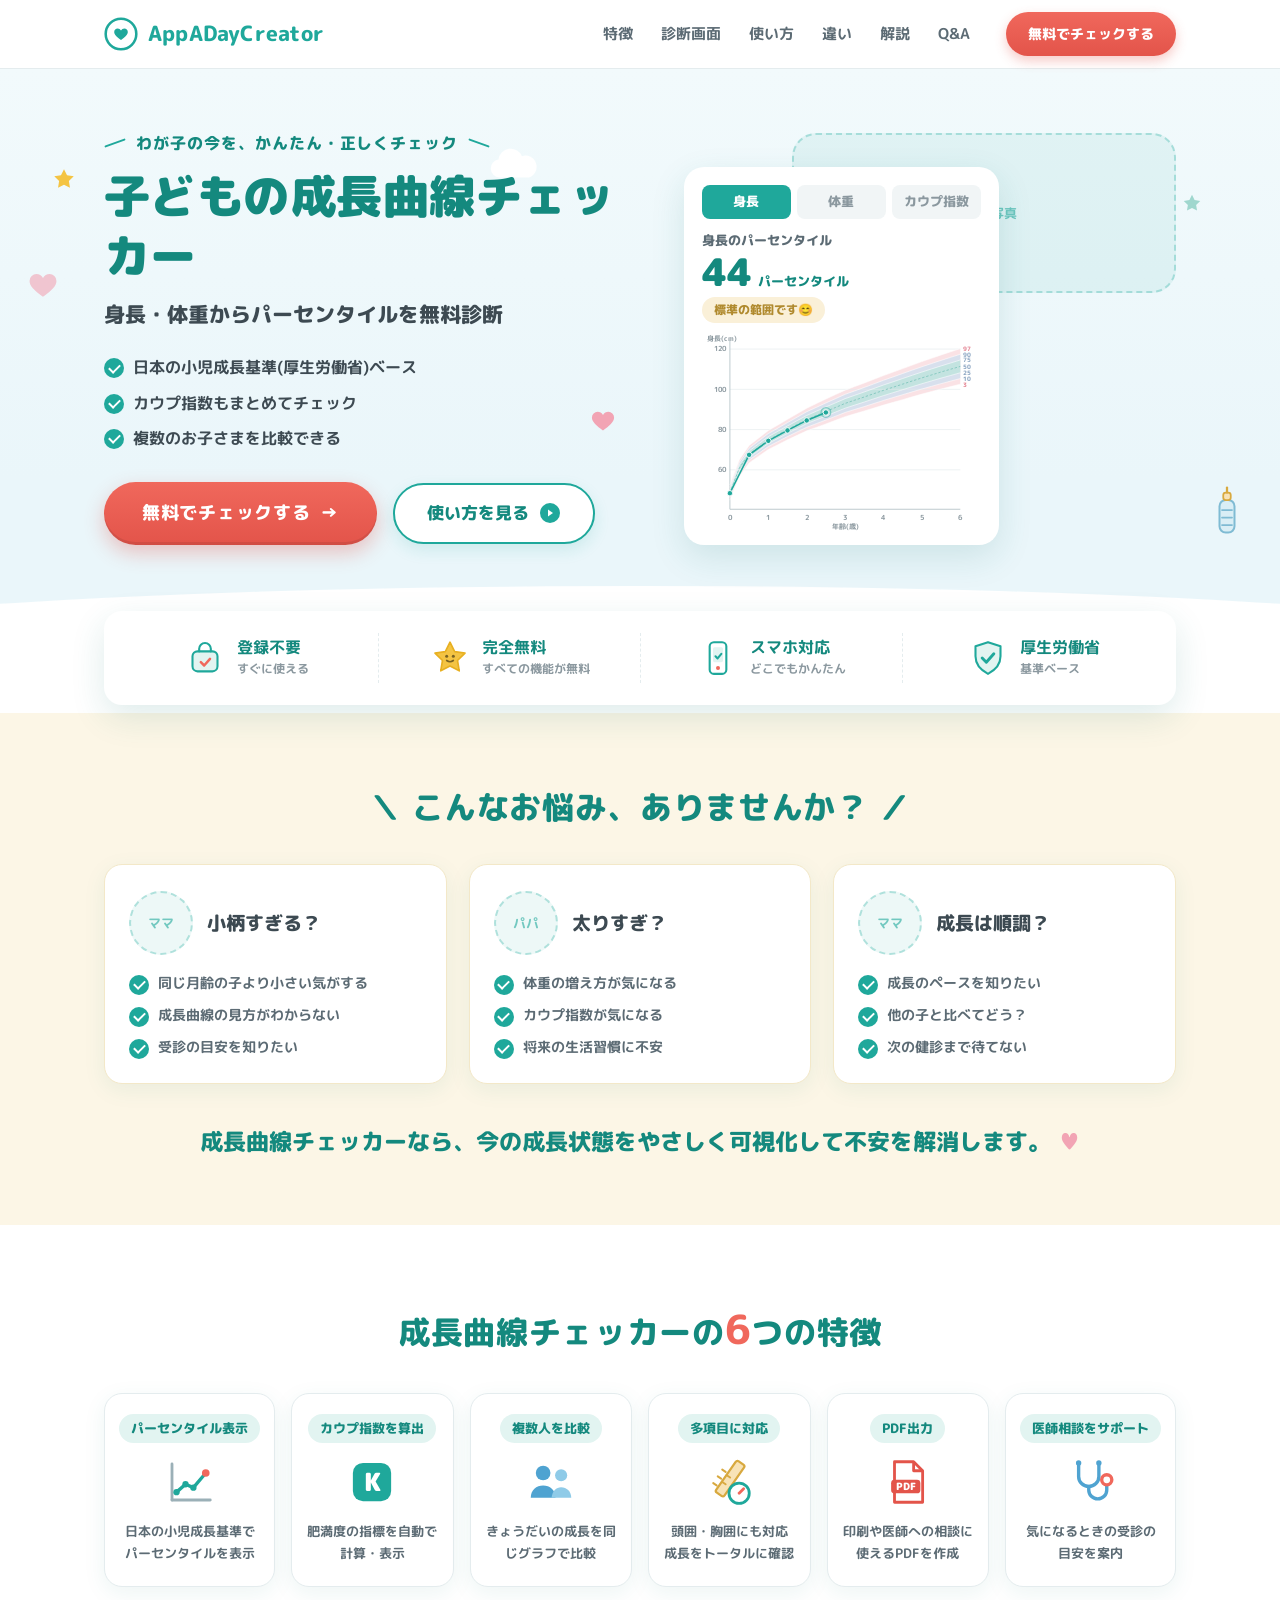
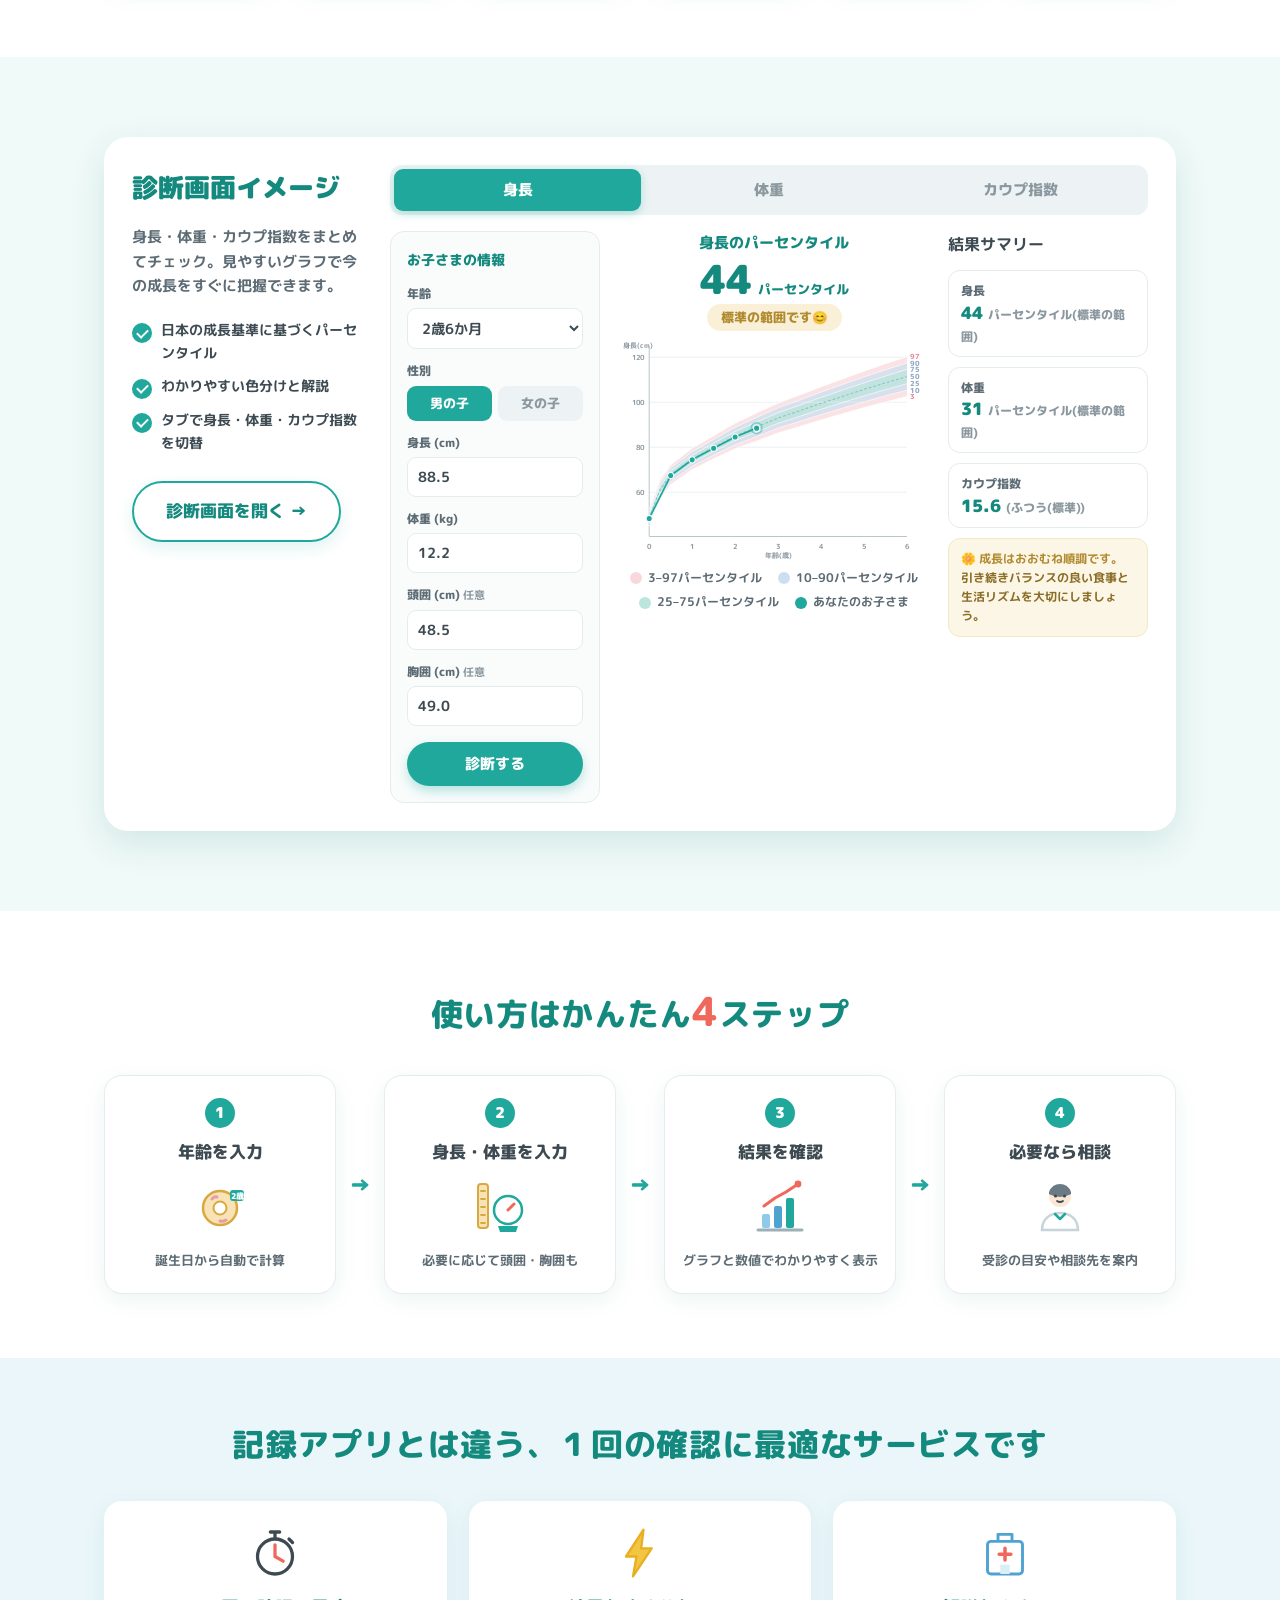
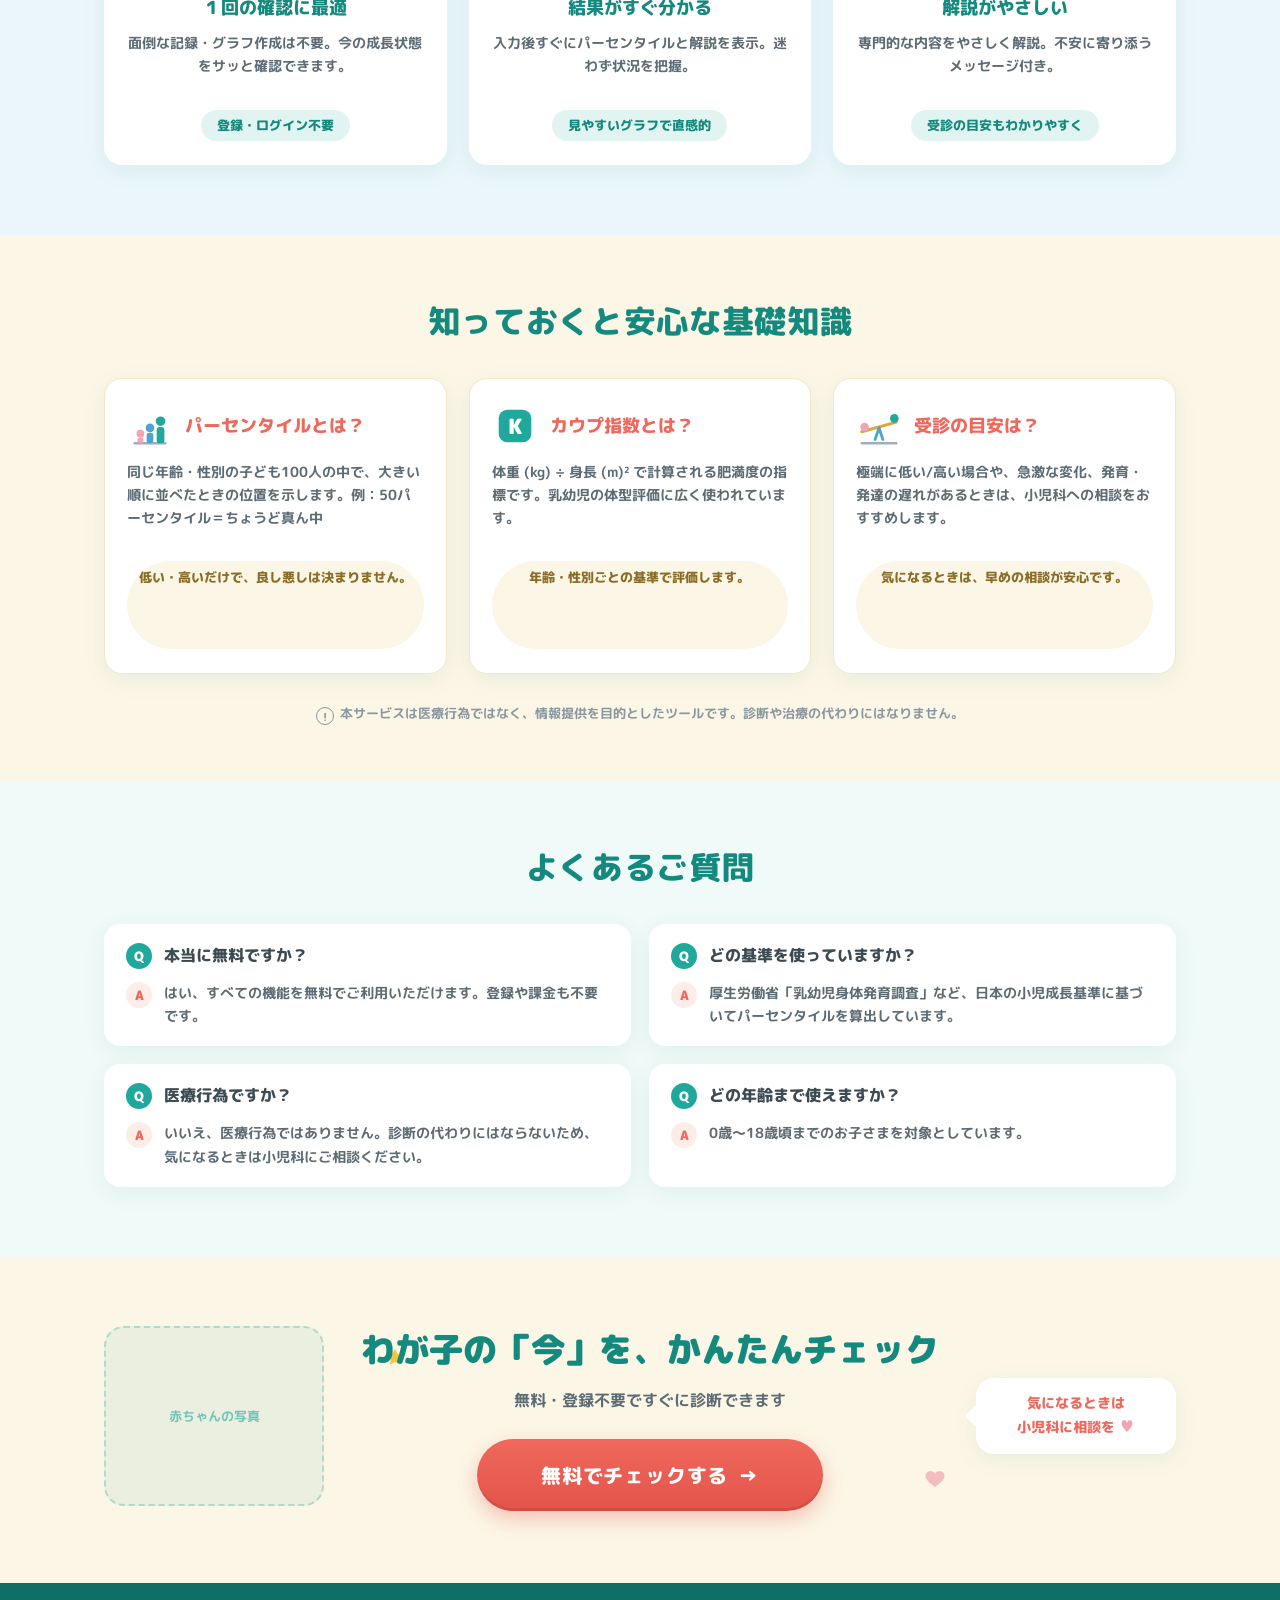
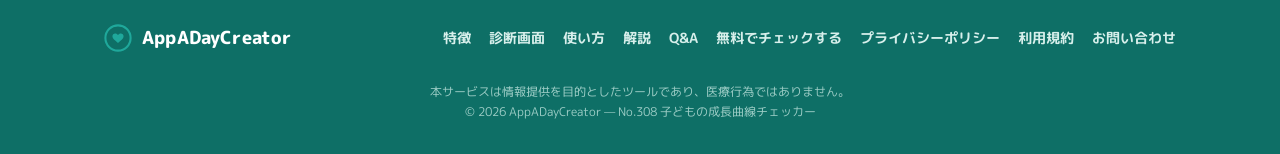
<file: lp/index.html>
<!DOCTYPE html>
<html lang="ja">
<head>
<!-- Google Tag Manager -->
<script>(function(w,d,s,l,i){w[l]=w[l]||[];w[l].push({"gtm.start":
new Date().getTime(),event:"gtm.js"});var f=d.getElementsByTagName(s)[0],
j=d.createElement(s),dl=l!="dataLayer"?"&l="+l:"";j.async=true;j.src=
"https://www.googletagmanager.com/gtm.js?id="+i+dl;f.parentNode.insertBefore(j,f);
})(window,document,"script","dataLayer","GTM-TXQGZRF9");</script>
<!-- End Google Tag Manager -->
<meta charset="UTF-8">
<meta name="viewport" content="width=device-width, initial-scale=1.0">
<meta name="theme-color" content="#1FA89B">
<title>子どもの成長曲線チェッカー｜身長・体重からパーセンタイルを無料診断</title>
<meta name="description" content="お子さまの身長・体重を入力するだけで、日本の小児成長基準に基づくパーセンタイルとカウプ指数を無料でチェック。複数の子を比較・PDF出力も。登録不要・スマホ対応。">
<link rel="canonical" href="https://appadaycreator.com/child-growth-checker/lp/">
<meta property="og:title" content="子どもの成長曲線チェッカー｜身長・体重からパーセンタイルを無料診断">
<meta property="og:description" content="お子さまの身長・体重を入力するだけで、日本の小児成長基準に基づくパーセンタイルとカウプ指数を無料でチェック。登録不要・スマホ対応。">
<meta property="og:url" content="https://appadaycreator.com/child-growth-checker/lp/">
<meta property="og:type" content="website">
<meta property="og:locale" content="ja_JP">
<meta property="og:image" content="https://appadaycreator.com/assets/ogp-default.png">
<meta property="og:site_name" content="AppADayCreator">
<meta name="twitter:card" content="summary_large_image">
<meta name="twitter:title" content="子どもの成長曲線チェッカー｜無料診断">
<meta name="twitter:description" content="身長・体重からパーセンタイルを無料診断。日本の小児成長基準ベース。登録不要。">
<meta name="twitter:image" content="https://appadaycreator.com/assets/ogp-default.png">
<link rel="icon" href="data:image/svg+xml,<svg xmlns=%22http://www.w3.org/2000/svg%22 viewBox=%220 0 100 100%22><text y=%22.9em%22 font-size=%2290%22>📏</text></svg>">
<link rel="preconnect" href="https://fonts.googleapis.com">
<link rel="preconnect" href="https://fonts.gstatic.com" crossorigin>
<link href="https://fonts.googleapis.com/css2?family=M+PLUS+Rounded+1c:wght@400;500;700;800;900&family=Zen+Maru+Gothic:wght@400;500;700;900&family=Noto+Sans+JP:wght@400;500;700;900&display=swap" rel="stylesheet">
<link rel="dns-prefetch" href="https://www.clarity.ms">
<script type="text/javascript">(function(c,l,a,r,i,t,y){c[a]=c[a]||function(){(c[a].q=c[a].q||[]).push(arguments)};t=l.createElement(r);t.async=1;t.src="https://www.clarity.ms/tag/"+i;y=l.getElementsByTagName(r)[0];y.parentNode.insertBefore(t,y)})(window,document,"clarity","script","s3t9vl8h3v");</script>
<script async src="https://pagead2.googlesyndication.com/pagead/js/adsbygoogle.js?client=ca-pub-8427583028015858" crossorigin="anonymous"></script>
<link rel="stylesheet" href="../assets/base.css">
<link rel="stylesheet" href="../assets/lp.css">
</head>
<body>
<!-- Google Tag Manager (noscript) -->
<noscript><iframe src="https://www.googletagmanager.com/ns.html?id=GTM-TXQGZRF9" height="0" width="0" style="display:none;visibility:hidden"></iframe></noscript>
<!-- End Google Tag Manager (noscript) -->

<!-- ====== SVG sprite ====== -->
<svg width="0" height="0" style="position:absolute" aria-hidden="true">
  <defs>
    <symbol id="ic-logo" viewBox="0 0 40 40">
      <circle cx="20" cy="20" r="18" fill="none" stroke="#1FA89B" stroke-width="3"></circle>
      <path d="M20 27c-4.5-3.4-8-6.2-8-9.4 0-2.3 1.8-4.1 4.1-4.1 1.6 0 3 .9 3.9 2.3.9-1.4 2.3-2.3 3.9-2.3 2.3 0 4.1 1.8 4.1 4.1 0 3.2-3.5 6-8 9.4z" fill="#1FA89B"></path>
    </symbol>
    <symbol id="ic-bag" viewBox="0 0 48 48">
      <rect x="9" y="16" width="30" height="24" rx="6" fill="#E2F4F1"></rect>
      <rect x="9" y="16" width="30" height="24" rx="6" fill="none" stroke="#1FA89B" stroke-width="2.5"></rect>
      <path d="M17 16v-3a7 7 0 0 1 14 0v3" fill="none" stroke="#1FA89B" stroke-width="2.5" stroke-linecap="round"></path>
      <path d="M19 29l4 4 7-8" fill="none" stroke="#F0685C" stroke-width="3" stroke-linecap="round" stroke-linejoin="round"></path>
    </symbol>
    <symbol id="ic-star" viewBox="0 0 48 48">
      <path d="M24 5l5.6 11.4L42 18.2l-9 8.8 2.1 12.4L24 33.6l-11.1 5.8L15 27 6 18.2l12.4-1.8z" fill="#F4C443" stroke="#E8B021" stroke-width="2" stroke-linejoin="round"></path>
      <circle cx="20" cy="22" r="1.8" fill="#7A6322"></circle><circle cx="28" cy="22" r="1.8" fill="#7A6322"></circle>
      <path d="M20 27q4 3 8 0" fill="none" stroke="#7A6322" stroke-width="2" stroke-linecap="round"></path>
    </symbol>
    <symbol id="ic-phone" viewBox="0 0 48 48">
      <rect x="14" y="5" width="20" height="38" rx="5" fill="#fff" stroke="#1FA89B" stroke-width="2.5"></rect>
      <rect x="18" y="11" width="12" height="18" rx="2" fill="#E2F4F1"></rect>
      <path d="M21 22l2.5 2.5L28 19" fill="none" stroke="#1FA89B" stroke-width="2.5" stroke-linecap="round" stroke-linejoin="round"></path>
      <circle cx="24" cy="36" r="2.4" fill="#F0685C"></circle>
    </symbol>
    <symbol id="ic-shield" viewBox="0 0 48 48">
      <path d="M24 5l15 5v12c0 10-6.4 16.6-15 21-8.6-4.4-15-11-15-21V10z" fill="#E2F4F1" stroke="#1FA89B" stroke-width="2.5" stroke-linejoin="round"></path>
      <path d="M17 24l5 5 9-10" fill="none" stroke="#1FA89B" stroke-width="3.5" stroke-linecap="round" stroke-linejoin="round"></path>
    </symbol>
    <symbol id="ic-chart" viewBox="0 0 48 48">
      <path d="M8 40h34" stroke="#9BB0B7" stroke-width="2.5" stroke-linecap="round"></path>
      <path d="M8 40V8" stroke="#9BB0B7" stroke-width="2.5" stroke-linecap="round"></path>
      <path d="M12 33l8-7 7 3 11-13" fill="none" stroke="#1FA89B" stroke-width="3" stroke-linecap="round" stroke-linejoin="round"></path>
      <circle cx="12" cy="33" r="2.8" fill="#1FA89B"></circle><circle cx="20" cy="26" r="2.8" fill="#1FA89B"></circle>
      <circle cx="27" cy="29" r="2.8" fill="#1FA89B"></circle><circle cx="38" cy="16" r="3.4" fill="#F0685C"></circle>
    </symbol>
    <symbol id="ic-kaup" viewBox="0 0 48 48">
      <rect x="7" y="7" width="34" height="34" rx="9" fill="#1FA89B"></rect>
      <text x="24" y="32" text-anchor="middle" font-size="22" font-weight="900" fill="#fff" font-family="'M PLUS Rounded 1c',sans-serif">K</text>
    </symbol>
    <symbol id="ic-people" viewBox="0 0 48 48">
      <circle cx="17" cy="16" r="6.5" fill="#4FA3D1"></circle>
      <path d="M6 38c0-7 5-11 11-11s11 4 11 11z" fill="#4FA3D1"></path>
      <circle cx="33" cy="18" r="5.4" fill="#8FCBE8"></circle>
      <path d="M24.5 38c.6-6 4.2-9.4 8.5-9.4 4.8 0 9 3.6 9 9.4z" fill="#8FCBE8"></path>
    </symbol>
    <symbol id="ic-ruler" viewBox="0 0 48 48">
      <rect x="20.5" y="4" width="9" height="34" rx="2" transform="rotate(35 25 21)" fill="#F8E3B6" stroke="#D8A93F" stroke-width="2"></rect>
      <path d="M18 13l3 2M22 18l3 2M14 19l3 2M18 24l3 2M10 25l3 2" stroke="#D8A93F" stroke-width="1.8" stroke-linecap="round"></path>
      <circle cx="33" cy="34" r="9" fill="#fff" stroke="#1FA89B" stroke-width="2.5"></circle>
      <path d="M33 34l4-4" stroke="#F0685C" stroke-width="2.5" stroke-linecap="round"></path>
    </symbol>
    <symbol id="ic-pdf" viewBox="0 0 48 48">
      <path d="M12 6h17l8 8v28H12z" fill="#fff" stroke="#E3544A" stroke-width="2.5" stroke-linejoin="round"></path>
      <path d="M29 6v8h8" fill="none" stroke="#E3544A" stroke-width="2.5" stroke-linejoin="round"></path>
      <rect x="9" y="22" width="26" height="12" rx="3" fill="#E3544A"></rect>
      <text x="22" y="31.5" text-anchor="middle" font-size="9" font-weight="900" fill="#fff" font-family="'M PLUS Rounded 1c',sans-serif">PDF</text>
    </symbol>
    <symbol id="ic-steth" viewBox="0 0 48 48">
      <path d="M13 7v12a9 9 0 0 0 18 0V7" fill="none" stroke="#4FA3D1" stroke-width="3" stroke-linecap="round"></path>
      <path d="M22 28v3a8 8 0 0 0 16 0v-5" fill="none" stroke="#4FA3D1" stroke-width="3" stroke-linecap="round"></path>
      <circle cx="38" cy="22" r="4.5" fill="#fff" stroke="#F0685C" stroke-width="3"></circle>
      <circle cx="13" cy="7" r="2.4" fill="#4FA3D1"></circle><circle cx="31" cy="7" r="2.4" fill="#4FA3D1"></circle>
    </symbol>
    <symbol id="ic-cake" viewBox="0 0 64 64">
      <circle cx="32" cy="32" r="17" fill="#F8E3B6" stroke="#D8A93F" stroke-width="2.5"></circle>
      <circle cx="32" cy="32" r="6.5" fill="#fff" stroke="#D8A93F" stroke-width="2"></circle>
      <path d="M24 23q2-3 5-2M38 44q-3 2-6 1" stroke="#E89BAB" stroke-width="3" stroke-linecap="round" fill="none"></path>
      <rect x="42" y="14" width="14" height="11" rx="3" fill="#1FA89B"></rect>
      <text x="49" y="22.5" text-anchor="middle" font-size="8" font-weight="900" fill="#fff" font-family="'M PLUS Rounded 1c',sans-serif">2歳</text>
    </symbol>
    <symbol id="ic-measure" viewBox="0 0 64 64">
      <rect x="10" y="8" width="10" height="44" rx="3" fill="#F8E3B6" stroke="#D8A93F" stroke-width="2"></rect>
      <path d="M13 15h4M13 23h4M13 31h4M13 39h4M13 47h4" stroke="#D8A93F" stroke-width="1.8" stroke-linecap="round"></path>
      <circle cx="40" cy="34" r="14" fill="#fff" stroke="#1FA89B" stroke-width="2.5"></circle>
      <path d="M40 34l6-6" stroke="#F0685C" stroke-width="3" stroke-linecap="round"></path>
      <path d="M30 50h20l-2 6H32z" fill="#1FA89B"></path>
    </symbol>
    <symbol id="ic-bars" viewBox="0 0 64 64">
      <path d="M10 54h44" stroke="#9BB0B7" stroke-width="3" stroke-linecap="round"></path>
      <rect x="14" y="38" width="8" height="14" rx="2" fill="#8FCBE8"></rect>
      <rect x="26" y="30" width="8" height="22" rx="2" fill="#4FA3D1"></rect>
      <rect x="38" y="22" width="8" height="30" rx="2" fill="#1FA89B"></rect>
      <path d="M16 30l11-8 11 -6 12-8" fill="none" stroke="#F0685C" stroke-width="3" stroke-linecap="round" stroke-linejoin="round"></path>
      <circle cx="50" cy="8" r="3.4" fill="#F0685C"></circle>
    </symbol>
    <symbol id="ic-doctor" viewBox="0 0 64 64">
      <circle cx="32" cy="20" r="11" fill="#FBE6D4"></circle>
      <path d="M21 18q11 6 22 0v-2q-3-8-11-8t-11 8z" fill="#6B7B85"></path>
      <path d="M14 54c0-11 8-17 18-17s18 6 18 17z" fill="#fff" stroke="#C7D4D9" stroke-width="2.5"></path>
      <path d="M27 38l5 5 5-5" fill="none" stroke="#1FA89B" stroke-width="2.5" stroke-linecap="round" stroke-linejoin="round"></path>
      <circle cx="27.5" cy="20" r="1.6" fill="#3D4A52"></circle><circle cx="36.5" cy="20" r="1.6" fill="#3D4A52"></circle>
      <path d="M29 25q3 2 6 0" stroke="#3D4A52" stroke-width="1.8" stroke-linecap="round" fill="none"></path>
    </symbol>
    <symbol id="ic-stopwatch" viewBox="0 0 48 48">
      <circle cx="24" cy="27" r="15" fill="#fff" stroke="#3D4A52" stroke-width="2.8"></circle>
      <path d="M24 27V17M24 27l7 4" stroke="#F0685C" stroke-width="2.8" stroke-linecap="round"></path>
      <path d="M20 6h8M24 6v5" stroke="#3D4A52" stroke-width="2.8" stroke-linecap="round"></path>
      <path d="M36 12l3 3" stroke="#3D4A52" stroke-width="2.8" stroke-linecap="round"></path>
    </symbol>
    <symbol id="ic-bolt" viewBox="0 0 48 48">
      <path d="M27 4L12 27h9l-3 17 16-24h-9z" fill="#F4C443" stroke="#E8B021" stroke-width="2" stroke-linejoin="round"></path>
    </symbol>
    <symbol id="ic-hospital" viewBox="0 0 48 48">
      <rect x="9" y="14" width="30" height="28" rx="3" fill="#fff" stroke="#4FA3D1" stroke-width="2.5"></rect>
      <path d="M18 14V8h12v6" fill="none" stroke="#4FA3D1" stroke-width="2.5" stroke-linejoin="round"></path>
      <path d="M24 20v10M19 25h10" stroke="#F0685C" stroke-width="3" stroke-linecap="round"></path>
      <rect x="20" y="34" width="8" height="8" fill="#D9EEF5"></rect>
    </symbol>
    <symbol id="ic-kids" viewBox="0 0 48 48">
      <path d="M8 42h32" stroke="#9BB0B7" stroke-width="2.5" stroke-linecap="round"></path>
      <circle cx="14" cy="32" r="4" fill="#F2A4B4"></circle><rect x="11" y="36" width="6" height="6" rx="2" fill="#F2A4B4"></rect>
      <circle cx="24" cy="26" r="4.5" fill="#4FA3D1"></circle><rect x="20.5" y="31" width="7" height="11" rx="2.5" fill="#4FA3D1"></rect>
      <circle cx="35" cy="19" r="5" fill="#1FA89B"></circle><rect x="31" y="25" width="8" height="17" rx="3" fill="#1FA89B"></rect>
    </symbol>
    <symbol id="ic-seesaw" viewBox="0 0 48 48">
      <path d="M6 30l36-10" stroke="#D8A93F" stroke-width="3" stroke-linecap="round"></path>
      <path d="M20 38l4-12 4 12" fill="none" stroke="#4FA3D1" stroke-width="3" stroke-linecap="round" stroke-linejoin="round"></path>
      <circle cx="9" cy="25" r="4.5" fill="#F2A4B4"></circle>
      <circle cx="40" cy="16" r="4.5" fill="#1FA89B"></circle>
      <path d="M6 42h36" stroke="#9BB0B7" stroke-width="2.5" stroke-linecap="round"></path>
    </symbol>
    <symbol id="ic-line" viewBox="0 0 36 36">
      <rect width="36" height="36" rx="9" fill="#06C755"></rect>
      <ellipse cx="18" cy="17" rx="11" ry="9.5" fill="#fff"></ellipse>
      <path d="M12 25l-1 5 6-3z" fill="#fff"></path>
      <path d="M11.5 14v6M15 14v6l3.5-6v6M22 14v6M25 14v6h3" stroke="#06C755" stroke-width="1.8" stroke-linecap="round" stroke-linejoin="round" fill="none"></path>
    </symbol>
    <symbol id="ic-x" viewBox="0 0 36 36">
      <rect width="36" height="36" rx="9" fill="#1B1F23"></rect>
      <path d="M10 10l16 16M26 10L10 26" stroke="#fff" stroke-width="3" stroke-linecap="round"></path>
    </symbol>
    <symbol id="ic-insta" viewBox="0 0 36 36">
      <rect width="36" height="36" rx="9" fill="#E1556E"></rect>
      <rect x="8" y="8" width="20" height="20" rx="6" fill="none" stroke="#fff" stroke-width="2.4"></rect>
      <circle cx="18" cy="18" r="5" fill="none" stroke="#fff" stroke-width="2.4"></circle>
      <circle cx="25" cy="11" r="1.8" fill="#fff"></circle>
    </symbol>
    <symbol id="deco-star" viewBox="0 0 24 24"><path d="M12 2l2.8 5.7L21 8.6l-4.5 4.4 1 6.2L12 16.3 6.5 19.2l1-6.2L3 8.6l6.2-.9z" fill="currentColor"></path></symbol>
    <symbol id="deco-cloud" viewBox="0 0 48 28"><path d="M12 26a8 8 0 0 1-1-15.9A11 11 0 0 1 32 7a9 9 0 0 1 6 19z" fill="currentColor"></path></symbol>
    <symbol id="deco-heart" viewBox="0 0 24 24"><path d="M12 21c-5.4-4-9.5-7.4-9.5-11.2A4.9 4.9 0 0 1 7.4 5C9.3 5 11 6 12 7.7 13 6 14.7 5 16.6 5a4.9 4.9 0 0 1 4.9 4.8C21.5 13.6 17.4 17 12 21z" fill="currentColor"></path></symbol>
    <symbol id="deco-bottle" viewBox="0 0 24 40">
      <rect x="6" y="12" width="12" height="26" rx="5" fill="#D9EEF5" stroke="#7FBBD3" stroke-width="1.6"></rect>
      <rect x="9" y="6" width="6" height="6" rx="2" fill="#F8E3B6" stroke="#D8A93F" stroke-width="1.4"></rect>
      <path d="M12 2v4" stroke="#D8A93F" stroke-width="1.8" stroke-linecap="round"></path>
      <path d="M8 20h8M8 26h8M8 32h8" stroke="#7FBBD3" stroke-width="1.4" stroke-linecap="round"></path>
    </symbol>
  </defs>
</svg>

<!-- ====== Header ====== -->
<header class="site-header">
  <div class="inner">
    <a class="brand" href="#top" aria-label="AppADayCreator">
      <svg class="logo-mark" aria-hidden="true"><use href="#ic-logo"></use></svg>
      AppADayCreator
    </a>
    <nav class="main-nav" aria-label="主要ナビゲーション">
      <a href="#features">特徴</a>
      <a href="#screen">診断画面</a>
      <a href="#howto">使い方</a>
      <a href="#difference">違い</a>
      <a href="#knowledge">解説</a>
      <a href="#faq">Q&amp;A</a>
    </nav>
    <a class="header-cta" href="../">無料でチェックする</a>
    <button class="hamburger" id="hamburgerBtn" aria-expanded="false" aria-controls="mobileMenu" aria-label="メニューを開く">
      <span></span><span></span><span></span>
    </button>
  </div>
  <nav class="mobile-menu" id="mobileMenu" aria-label="モバイルメニュー">
    <a href="#features">特徴</a>
    <a href="#screen">診断画面</a>
    <a href="#howto">使い方</a>
    <a href="#difference">違い</a>
    <a href="#knowledge">解説</a>
    <a href="#faq">Q&amp;A</a>
    <a class="btn-cta menu-cta" href="../">無料でチェックする <span class="arrow">→</span></a>
  </nav>
</header>

<main id="top">

  <!-- ====== Hero ====== -->
  <section class="hero">
    <svg class="deco" style="top:36px;left:4%;width:26px;color:#F4C443" aria-hidden="true"><use href="#deco-star"></use></svg>
    <svg class="deco" style="top:140px;left:2%;width:34px;color:#F2A4B4;opacity:.6" aria-hidden="true"><use href="#deco-heart"></use></svg>
    <svg class="deco" style="top:20px;left:38%;width:54px;color:#fff" aria-hidden="true"><use href="#deco-cloud"></use></svg>
    <svg class="deco" style="top:60px;right:6%;width:22px;color:#9FD7CE" aria-hidden="true"><use href="#deco-star"></use></svg>
    <svg class="deco" style="bottom:120px;right:3%;width:30px;height:50px" aria-hidden="true"><use href="#deco-bottle"></use></svg>
    <svg class="deco" style="bottom:160px;left:46%;width:28px;color:#F2A4B4" aria-hidden="true"><use href="#deco-heart"></use></svg>
    <div class="inner">
      <div class="hero-copy">
        <p class="hero-eyebrow">わが子の今を、かんたん・正しくチェック</p>
        <h1>子どもの成長曲線チェッカー</h1>
        <p class="sub">身長・体重からパーセンタイルを無料診断</p>
        <ul class="hero-checks">
          <li class="check-item"><span class="ck"></span>日本の小児成長基準(厚生労働省)ベース</li>
          <li class="check-item"><span class="ck"></span>カウプ指数もまとめてチェック</li>
          <li class="check-item"><span class="ck"></span>複数のお子さまを比較できる</li>
        </ul>
        <div class="hero-actions">
          <a class="btn-cta" href="../">無料でチェックする <span class="arrow">→</span></a>
          <a class="btn-ghost" href="#howto">使い方を見る
            <svg width="22" height="22" viewBox="0 0 22 22" aria-hidden="true"><circle cx="11" cy="11" r="10" fill="#1FA89B"></circle><path d="M9 7.5l5 3.5-5 3.5z" fill="#fff"></path></svg>
          </a>
        </div>
      </div>
      <div class="hero-visual">
        <image-slot id="hero-photo" class="hero-photo" shape="rounded" radius="24" placeholder="親子の写真"></image-slot>
        <div class="hero-chart-card">
          <div class="mini-tabs"><span class="on">身長</span><span>体重</span><span>カウプ指数</span></div>
          <p class="pct-label">身長のパーセンタイル</p>
          <p class="pct-value"><b>52</b><span>パーセンタイル</span></p>
          <span class="pct-badge">標準の範囲です😊</span>
          <div id="heroChart"></div>
        </div>
      </div>
    </div>
  </section>

  <!-- ====== Trust strip ====== -->
  <section class="trust">
    <div class="container">
      <div class="strip">
        <div class="cell">
          <svg class="ic" aria-hidden="true"><use href="#ic-bag"></use></svg>
          <div><b>登録不要</b><small>すぐに使える</small></div>
        </div>
        <div class="cell">
          <svg class="ic" aria-hidden="true"><use href="#ic-star"></use></svg>
          <div><b>完全無料</b><small>すべての機能が無料</small></div>
        </div>
        <div class="cell">
          <svg class="ic" aria-hidden="true"><use href="#ic-phone"></use></svg>
          <div><b>スマホ対応</b><small>どこでもかんたん</small></div>
        </div>
        <div class="cell">
          <svg class="ic" aria-hidden="true"><use href="#ic-shield"></use></svg>
          <div><b>厚生労働省</b><small>基準ベース</small></div>
        </div>
      </div>
    </div>
  </section>

  <!-- ====== お悩み ====== -->
  <section class="worries">
    <div class="container">
      <h2 class="sec-title">＼ こんなお悩み、ありませんか？ ／</h2>
      <div class="worry-grid">
        <article class="worry-card">
          <div class="head">
            <image-slot id="worry-1" class="face" shape="circle" placeholder="ママ" style="width:64px;height:64px"></image-slot>
            <h3>小柄すぎる？</h3>
          </div>
          <ul>
            <li class="check-item"><span class="ck"></span>同じ月齢の子より小さい気がする</li>
            <li class="check-item"><span class="ck"></span>成長曲線の見方がわからない</li>
            <li class="check-item"><span class="ck"></span>受診の目安を知りたい</li>
          </ul>
        </article>
        <article class="worry-card">
          <div class="head">
            <image-slot id="worry-2" class="face" shape="circle" placeholder="パパ" style="width:64px;height:64px"></image-slot>
            <h3>太りすぎ？</h3>
          </div>
          <ul>
            <li class="check-item"><span class="ck"></span>体重の増え方が気になる</li>
            <li class="check-item"><span class="ck"></span>カウプ指数が気になる</li>
            <li class="check-item"><span class="ck"></span>将来の生活習慣に不安</li>
          </ul>
        </article>
        <article class="worry-card">
          <div class="head">
            <image-slot id="worry-3" class="face" shape="circle" placeholder="ママ" style="width:64px;height:64px"></image-slot>
            <h3>成長は順調？</h3>
          </div>
          <ul>
            <li class="check-item"><span class="ck"></span>成長のペースを知りたい</li>
            <li class="check-item"><span class="ck"></span>他の子と比べてどう？</li>
            <li class="check-item"><span class="ck"></span>次の健診まで待てない</li>
          </ul>
        </article>
      </div>
      <p class="closing">成長曲線チェッカーなら、今の成長状態をやさしく可視化して不安を解消します。 <span class="hearts">♥</span></p>
    </div>
  </section>

  <!-- ====== 6つの特徴 ====== -->
  <section class="features" id="features">
    <div class="container">
      <h2 class="sec-title">成長曲線チェッカーの<span class="accent">6</span>つの特徴</h2>
      <div class="feature-grid">
        <article class="feature-card">
          <span class="tag">パーセンタイル表示</span>
          <svg class="ic" aria-hidden="true"><use href="#ic-chart"></use></svg>
          <p>日本の小児成長基準でパーセンタイルを表示</p>
        </article>
        <article class="feature-card">
          <span class="tag">カウプ指数を算出</span>
          <svg class="ic" aria-hidden="true"><use href="#ic-kaup"></use></svg>
          <p>肥満度の指標を自動で計算・表示</p>
        </article>
        <article class="feature-card">
          <span class="tag">複数人を比較</span>
          <svg class="ic" aria-hidden="true"><use href="#ic-people"></use></svg>
          <p>きょうだいの成長を同じグラフで比較</p>
        </article>
        <article class="feature-card">
          <span class="tag">多項目に対応</span>
          <svg class="ic" aria-hidden="true"><use href="#ic-ruler"></use></svg>
          <p>頭囲・胸囲にも対応 成長をトータルに確認</p>
        </article>
        <article class="feature-card">
          <span class="tag">PDF出力</span>
          <svg class="ic" aria-hidden="true"><use href="#ic-pdf"></use></svg>
          <p>印刷や医師への相談に使えるPDFを作成</p>
        </article>
        <article class="feature-card">
          <span class="tag">医師相談をサポート</span>
          <svg class="ic" aria-hidden="true"><use href="#ic-steth"></use></svg>
          <p>気になるときの受診の目安を案内</p>
        </article>
      </div>
    </div>
  </section>

  <!-- ====== 診断画面イメージ ====== -->
  <section class="screen-demo" id="screen">
    <div class="container">
      <div class="demo-shell">
        <div class="demo-intro">
          <h2>診断画面イメージ</h2>
          <p class="lead">身長・体重・カウプ指数をまとめてチェック。見やすいグラフで今の成長をすぐに把握できます。</p>
          <ul>
            <li class="check-item"><span class="ck"></span>日本の成長基準に基づくパーセンタイル</li>
            <li class="check-item"><span class="ck"></span>わかりやすい色分けと解説</li>
            <li class="check-item"><span class="ck"></span>タブで身長・体重・カウプ指数を切替</li>
          </ul>
          <a class="btn-ghost to-app" href="../">診断画面を開く →</a>
        </div>
        <div class="demo-app">
          <div class="app-tabs" role="tablist" aria-label="測定項目の切替">
            <button class="on" data-tab="height" role="tab" aria-selected="true">身長</button>
            <button data-tab="weight" role="tab" aria-selected="false">体重</button>
            <button data-tab="kaup" role="tab" aria-selected="false">カウプ指数</button>
          </div>
          <div class="demo-columns">
            <div class="panel form-panel">
              <h4>お子さまの情報</h4>
              <div class="field">
                <label for="demoAge">年齢</label>
                <select id="demoAge"></select>
              </div>
              <div class="field">
                <label>性別</label>
                <div class="sex-toggle">
                  <button id="demoBoy" class="on-boy" type="button">男の子</button>
                  <button id="demoGirl" type="button">女の子</button>
                </div>
              </div>
              <div class="field"><label for="demoHeight">身長 (cm)</label><input id="demoHeight" type="number" step="0.1" value="88.5"></div>
              <div class="field"><label for="demoWeight">体重 (kg)</label><input id="demoWeight" type="number" step="0.1" value="12.2"></div>
              <div class="field"><label for="demoHead">頭囲 (cm) <span class="opt">任意</span></label><input id="demoHead" type="number" step="0.1" value="48.5"></div>
              <div class="field"><label for="demoChest">胸囲 (cm) <span class="opt">任意</span></label><input id="demoChest" type="number" step="0.1" value="49.0"></div>
              <button class="submit" id="demoSubmit" type="button">診断する</button>
            </div>
            <div class="chart-panel">
              <p class="pct-head" id="demoPctHead">身長のパーセンタイル</p>
              <p class="pct-big"><b id="demoPctValue">52</b><span id="demoPctUnit">パーセンタイル</span></p>
              <span class="pct-badge" id="demoPctBadge">標準の範囲です😊</span>
              <div id="demoChart"></div>
              <div class="chart-legend">
                <span><i style="background:#F8D8DD"></i>3–97パーセンタイル</span>
                <span><i style="background:#CCDFF1"></i>10–90パーセンタイル</span>
                <span><i style="background:#BCE5DD"></i>25–75パーセンタイル</span>
                <span><i style="background:#1FA89B"></i>あなたのお子さま</span>
              </div>
            </div>
            <div class="summary-panel">
              <h4>結果サマリー</h4>
              <div class="sum-card"><p class="k">身長</p><p class="v" id="sumHeight">52 <small>パーセンタイル(標準の範囲)</small></p></div>
              <div class="sum-card"><p class="k">体重</p><p class="v" id="sumWeight">58 <small>パーセンタイル(標準の範囲)</small></p></div>
              <div class="sum-card"><p class="k">カウプ指数</p><p class="v" id="sumKaup">16.0 <small>(標準の範囲)</small></p></div>
              <p class="sum-note" id="sumNote"><b>🌼 成長はおおむね順調です。</b><br>引き続きバランスの良い食事と生活リズムを大切にしましょう。</p>
            </div>
          </div>
        </div>
      </div>
    </div>
  </section>

  <!-- ====== 使い方 4ステップ ====== -->
  <section class="steps" id="howto">
    <div class="container">
      <h2 class="sec-title">使い方はかんたん<span class="accent">4</span>ステップ</h2>
      <div class="step-grid">
        <article class="step-card">
          <span class="num">1</span>
          <h3>年齢を入力</h3>
          <svg class="ic" aria-hidden="true"><use href="#ic-cake"></use></svg>
          <p>誕生日から自動で計算</p>
        </article>
        <span class="step-arrow">→</span>
        <article class="step-card">
          <span class="num">2</span>
          <h3>身長・体重を入力</h3>
          <svg class="ic" aria-hidden="true"><use href="#ic-measure"></use></svg>
          <p>必要に応じて頭囲・胸囲も</p>
        </article>
        <span class="step-arrow">→</span>
        <article class="step-card">
          <span class="num">3</span>
          <h3>結果を確認</h3>
          <svg class="ic" aria-hidden="true"><use href="#ic-bars"></use></svg>
          <p>グラフと数値でわかりやすく表示</p>
        </article>
        <span class="step-arrow">→</span>
        <article class="step-card">
          <span class="num">4</span>
          <h3>必要なら相談</h3>
          <svg class="ic" aria-hidden="true"><use href="#ic-doctor"></use></svg>
          <p>受診の目安や相談先を案内</p>
        </article>
      </div>
    </div>
  </section>

  <!-- ====== 記録アプリとの違い ====== -->
  <section class="difference" id="difference">
    <div class="container">
      <h2 class="sec-title">記録アプリとは違う、１回の確認に最適なサービスです</h2>
      <div class="diff-grid">
        <article class="diff-card">
          <svg class="ic" aria-hidden="true"><use href="#ic-stopwatch"></use></svg>
          <h3>１回の確認に最適</h3>
          <p>面倒な記録・グラフ作成は不要。今の成長状態をサッと確認できます。</p>
          <span class="foot">登録・ログイン不要</span>
        </article>
        <article class="diff-card">
          <svg class="ic" aria-hidden="true"><use href="#ic-bolt"></use></svg>
          <h3>結果がすぐ分かる</h3>
          <p>入力後すぐにパーセンタイルと解説を表示。迷わず状況を把握。</p>
          <span class="foot">見やすいグラフで直感的</span>
        </article>
        <article class="diff-card">
          <svg class="ic" aria-hidden="true"><use href="#ic-hospital"></use></svg>
          <h3>解説がやさしい</h3>
          <p>専門的な内容をやさしく解説。不安に寄り添うメッセージ付き。</p>
          <span class="foot">受診の目安もわかりやすく</span>
        </article>
      </div>
    </div>
  </section>

  <!-- ====== 基礎知識 ====== -->
  <section class="knowledge" id="knowledge">
    <div class="container">
      <h2 class="sec-title">知っておくと安心な基礎知識</h2>
      <div class="know-grid">
        <article class="know-card">
          <div class="head">
            <svg class="ic" aria-hidden="true"><use href="#ic-kids"></use></svg>
            <h3>パーセンタイルとは？</h3>
          </div>
          <p>同じ年齢・性別の子ども100人の中で、大きい順に並べたときの位置を示します。例：50パーセンタイル＝ちょうど真ん中</p>
          <p class="foot">低い・高いだけで、良し悪しは決まりません。</p>
        </article>
        <article class="know-card">
          <div class="head">
            <svg class="ic" aria-hidden="true"><use href="#ic-kaup"></use></svg>
            <h3>カウプ指数とは？</h3>
          </div>
          <p>体重 (kg) ÷ 身長 (m)² で計算される肥満度の指標です。乳幼児の体型評価に広く使われています。</p>
          <p class="foot">年齢・性別ごとの基準で評価します。</p>
        </article>
        <article class="know-card">
          <div class="head">
            <svg class="ic" aria-hidden="true"><use href="#ic-seesaw"></use></svg>
            <h3>受診の目安は？</h3>
          </div>
          <p>極端に低い/高い場合や、急激な変化、発育・発達の遅れがあるときは、小児科への相談をおすすめします。</p>
          <p class="foot">気になるときは、早めの相談が安心です。</p>
        </article>
      </div>
      <p class="disclaimer"><span class="i-mark">!</span>本サービスは医療行為ではなく、情報提供を目的としたツールです。診断や治療の代わりにはなりません。</p>
    </div>
  </section>

  <!-- ====== FAQ ====== -->
  <section class="faq" id="faq">
    <div class="container">
      <h2 class="sec-title">よくあるご質問</h2>
      <div class="faq-grid">
        <article class="faq-item">
          <p class="q"><span class="mark">Q</span>本当に無料ですか？</p>
          <p class="a"><span class="mark">A</span>はい、すべての機能を無料でご利用いただけます。登録や課金も不要です。</p>
        </article>
        <article class="faq-item">
          <p class="q"><span class="mark">Q</span>どの基準を使っていますか？</p>
          <p class="a"><span class="mark">A</span>厚生労働省「乳幼児身体発育調査」など、日本の小児成長基準に基づいてパーセンタイルを算出しています。</p>
        </article>
        <article class="faq-item">
          <p class="q"><span class="mark">Q</span>医療行為ですか？</p>
          <p class="a"><span class="mark">A</span>いいえ、医療行為ではありません。診断の代わりにはならないため、気になるときは小児科にご相談ください。</p>
        </article>
        <article class="faq-item">
          <p class="q"><span class="mark">Q</span>どの年齢まで使えますか？</p>
          <p class="a"><span class="mark">A</span>0歳〜18歳頃までのお子さまを対象としています。</p>
        </article>
      </div>
    </div>
  </section>

  <!-- ====== Final CTA ====== -->
  <section class="final-cta">
    <svg class="deco" style="top:26px;left:30%;width:22px;color:#F4C443" aria-hidden="true"><use href="#deco-star"></use></svg>
    <svg class="deco" style="bottom:30px;right:26%;width:24px;color:#F2A4B4;opacity:.7" aria-hidden="true"><use href="#deco-heart"></use></svg>
    <div class="container">
      <div class="inner">
        <image-slot id="cta-baby" class="side-photo" shape="rounded" radius="20" placeholder="赤ちゃんの写真" style="width:100%;height:180px"></image-slot>
        <div class="center">
          <h2>わが子の「今」を、かんたんチェック</h2>
          <p class="sub">無料・登録不要ですぐに診断できます</p>
          <a class="btn-cta" href="../">無料でチェックする <span class="arrow">→</span></a>
        </div>
        <div class="bubble">気になるときは<br>小児科に相談を <span class="heart">♥</span></div>
      </div>
    </div>
  </section>
</main>

<!-- ====== Footer ====== -->
<footer class="site-footer">
  <div class="inner">
    <a class="brand" href="#top">
      <svg class="logo-mark" style="width:28px;height:28px" aria-hidden="true"><use href="#ic-logo"></use></svg>
      AppADayCreator
    </a>
    <nav aria-label="フッターナビゲーション">
      <a href="#features">特徴</a>
      <a href="#screen">診断画面</a>
      <a href="#howto">使い方</a>
      <a href="#knowledge">解説</a>
      <a href="#faq">Q&amp;A</a>
      <a href="../">無料でチェックする</a>
      <a href="../privacy-policy.html">プライバシーポリシー</a>
      <a href="../terms.html">利用規約</a>
      <a href="../contact.html">お問い合わせ</a>
    </nav>
    <p class="copyright">本サービスは情報提供を目的としたツールであり、医療行為ではありません。<br>© 2026 AppADayCreator — No.308 子どもの成長曲線チェッカー</p>
  </div>
</footer>

<script src="../assets/image-slot.js"></script>
<script src="../assets/growth-data.js"></script>
<script src="../assets/growth-chart.js"></script>
<script src="../assets/lp.js"></script>
</body>
</html>
</file>
<file: assets/base.css>
/* ==========================================================
   子どもの成長曲線チェッカー — 共通トークン & ベーススタイル
   ========================================================== */
:root {
  --teal: #1FA89B;
  --teal-dark: #14897E;
  --teal-deep: #0E6F66;
  --teal-soft: #E2F4F1;
  --teal-tint: #F0FAF8;
  --coral: #F0685C;
  --coral-dark: #E3544A;
  --coral-soft: #FDEDE9;
  --cream: #FCF6E6;
  --cream-deep: #FAF0D8;
  --sky: #EAF6FA;
  --sky-deep: #D9EEF5;
  --ink: #3D4A52;
  --ink-soft: #5C6B74;
  --ink-faint: #8B989F;
  --line: #E4ECEE;
  --yellow: #F4C443;
  --pink: #F2A4B4;
  --band-pink: #F8D8DD;
  --band-blue: #CCDFF1;
  --band-teal: #BCE5DD;
  --white: #FFFFFF;
  --font-round: 'M PLUS Rounded 1c', 'Zen Maru Gothic', 'Hiragino Maru Gothic ProN', sans-serif;
  --radius-card: 18px;
  --radius-pill: 999px;
  --shadow-card: 0 6px 22px rgba(31, 122, 112, 0.08);
  --shadow-pop: 0 12px 34px rgba(31, 122, 112, 0.14);
  --maxw: 1120px;
}

* { margin: 0; padding: 0; box-sizing: border-box; }
html { scroll-behavior: smooth; scroll-padding-top: 84px; }
body {
  font-family: var(--font-round);
  color: var(--ink);
  background: var(--white);
  line-height: 1.7;
  font-size: 16px;
  -webkit-font-smoothing: antialiased;
}
img, svg { display: block; max-width: 100%; }
a { color: inherit; text-decoration: none; }
button { font-family: inherit; cursor: pointer; border: none; background: none; }
ul, ol { list-style: none; }

.container { max-width: var(--maxw); margin: 0 auto; padding: 0 24px; }

.btn-cta {
  display: inline-flex; align-items: center; justify-content: center; gap: 10px;
  background: linear-gradient(180deg, var(--coral), var(--coral-dark));
  color: #fff; font-weight: 800; letter-spacing: 0.04em;
  border-radius: var(--radius-pill);
  padding: 16px 38px; font-size: 18px;
  box-shadow: 0 8px 20px rgba(227, 84, 74, 0.32), inset 0 -3px 0 rgba(0,0,0,0.08);
  transition: transform .18s ease, box-shadow .18s ease;
}
.btn-cta:hover { transform: translateY(-2px); box-shadow: 0 12px 26px rgba(227, 84, 74, 0.4), inset 0 -3px 0 rgba(0,0,0,0.08); }
.btn-cta .arrow { transition: transform .18s ease; }
.btn-cta:hover .arrow { transform: translateX(4px); }

.btn-ghost {
  display: inline-flex; align-items: center; justify-content: center; gap: 10px;
  white-space: nowrap;
  background: #fff; color: var(--teal-dark); font-weight: 800;
  border: 2px solid var(--teal); border-radius: var(--radius-pill);
  padding: 14px 32px; font-size: 17px;
  box-shadow: 0 6px 16px rgba(31, 168, 155, 0.14);
  transition: transform .18s ease, background .18s ease;
}
.btn-ghost:hover { transform: translateY(-2px); background: var(--teal-tint); }

.sec-title {
  text-align: center; font-size: 32px; font-weight: 800; color: var(--teal-dark);
  letter-spacing: 0.02em; line-height: 1.4; margin-bottom: 14px;
  text-wrap: pretty;
}
.sec-title .accent { color: var(--coral); font-size: 1.25em; }

.check-item { display: flex; align-items: flex-start; gap: 9px; font-size: 15px; }
.check-item .ck {
  flex: none; width: 20px; height: 20px; margin-top: 4px;
  border-radius: 50%; background: var(--teal);
  display: grid; place-items: center;
}
.check-item .ck::after {
  content: ""; width: 9px; height: 5px; margin-top: -2px;
  border-left: 2.5px solid #fff; border-bottom: 2.5px solid #fff;
  transform: rotate(-45deg);
}

.site-header {
  position: sticky; top: 0; z-index: 100;
  background: rgba(255,255,255,0.94); backdrop-filter: blur(8px);
  border-bottom: 1px solid var(--line);
}
.site-header .inner {
  max-width: var(--maxw); margin: 0 auto; padding: 0 24px;
  height: 68px; display: flex; align-items: center; gap: 24px;
}
.brand { display: flex; align-items: center; gap: 10px; font-weight: 800; font-size: 21px; color: var(--teal); letter-spacing: 0.01em; }
.brand .logo-mark { width: 34px; height: 34px; flex: none; }
.main-nav { margin-left: auto; display: flex; align-items: center; gap: 4px; }
.main-nav a {
  font-size: 14.5px; font-weight: 700; color: var(--ink-soft);
  padding: 8px 12px; border-radius: 10px; transition: color .15s, background .15s;
}
.main-nav a:hover { color: var(--teal-dark); background: var(--teal-tint); }
.header-cta {
  display: inline-flex; align-items: center;
  background: linear-gradient(180deg, var(--coral), var(--coral-dark));
  color: #fff; font-weight: 800; font-size: 14px;
  padding: 10px 22px; border-radius: var(--radius-pill);
  box-shadow: 0 5px 12px rgba(227, 84, 74, 0.3);
  transition: transform .15s;
  white-space: nowrap;
}
.header-cta:hover { transform: translateY(-1px); }

.hamburger { display: none; margin-left: auto; width: 44px; height: 44px; border-radius: 12px; position: relative; z-index: 220; }
.hamburger span {
  display: block; width: 22px; height: 2.5px; background: var(--teal-dark);
  border-radius: 2px; margin: 5px auto; transition: transform .25s, opacity .2s;
}
.hamburger[aria-expanded="true"] span:nth-child(1) { transform: translateY(7.5px) rotate(45deg); }
.hamburger[aria-expanded="true"] span:nth-child(2) { opacity: 0; }
.hamburger[aria-expanded="true"] span:nth-child(3) { transform: translateY(-7.5px) rotate(-45deg); }

.mobile-menu {
  display: none; position: fixed; inset: 0; z-index: 210;
  background: rgba(255,255,255,0.98);
  padding: 96px 32px 32px;
  flex-direction: column; gap: 6px;
}
.mobile-menu.open { display: flex; }
.mobile-menu a {
  font-size: 18px; font-weight: 800; color: var(--ink);
  padding: 14px 8px; border-bottom: 1px solid var(--line);
  display: flex; justify-content: space-between; align-items: center;
}
.mobile-menu a::after { content: "→"; color: var(--teal); font-size: 16px; }
.mobile-menu .menu-cta { margin-top: 24px; }
.mobile-menu .menu-cta::after { content: none; }

.site-footer { background: var(--teal-deep); color: #D7EFEB; padding: 40px 0 32px; }
.site-footer .inner { max-width: var(--maxw); margin: 0 auto; padding: 0 24px; display: flex; flex-wrap: wrap; gap: 18px; align-items: center; justify-content: space-between; }
.site-footer .brand { color: #fff; font-size: 18px; }
.site-footer nav { display: flex; flex-wrap: wrap; gap: 4px 18px; font-size: 13.5px; font-weight: 700; }
.site-footer nav a:hover { color: #fff; }
.site-footer .copyright { width: 100%; font-size: 12px; color: #9DCDC6; text-align: center; margin-top: 10px; }

@media (max-width: 960px) {
  .main-nav, .site-header .header-cta { display: none; }
  .hamburger { display: block; }
}
@media (max-width: 640px) {
  body { font-size: 15px; }
  .sec-title { font-size: 24px; }
  .btn-cta { padding: 15px 30px; font-size: 16px; }
}
</file>
<file: assets/lp.css>
/* ==========================================================
   LP セクションスタイル
   ========================================================== */

.hero {
  position: relative;
  background: linear-gradient(180deg, #F2FAFC 0%, var(--sky) 70%);
  padding: 56px 0 110px;
  overflow: hidden;
}
.hero::after {
  content: ""; position: absolute; left: 0; right: 0; bottom: -1px; height: 70px;
  background: var(--white);
  clip-path: ellipse(75% 100% at 50% 100%);
}
.hero .inner {
  position: relative; z-index: 2;
  max-width: var(--maxw); margin: 0 auto; padding: 0 24px;
  display: grid; grid-template-columns: minmax(0, 1.05fr) minmax(0, 0.95fr);
  gap: 36px; align-items: center;
}
.hero-eyebrow {
  display: inline-flex; align-items: center; gap: 10px;
  color: var(--teal-dark); font-weight: 800; font-size: 16px; letter-spacing: 0.06em;
  margin-bottom: 10px;
}
.hero-eyebrow::before, .hero-eyebrow::after {
  content: ""; width: 22px; height: 2px; border-radius: 2px; background: var(--teal);
  transform: rotate(-20deg);
}
.hero-eyebrow::after { transform: rotate(20deg); }
.hero h1 {
  font-size: clamp(30px, 4vw, 46px); font-weight: 900; color: var(--teal-dark);
  letter-spacing: 0.01em; line-height: 1.3; text-wrap: pretty;
}
.hero .sub {
  font-size: clamp(16px, 1.8vw, 21px); font-weight: 800; color: var(--ink);
  margin-top: 10px; margin-bottom: 22px;
}
.hero-checks { display: flex; flex-direction: column; gap: 8px; margin-bottom: 30px; }
.hero-checks .check-item { font-size: 16px; font-weight: 700; }
.hero-actions { display: flex; flex-wrap: wrap; gap: 16px; align-items: center; }

.hero-visual { position: relative; min-height: 420px; }
.hero-photo {
  position: absolute; right: 0; top: 8px;
  width: 78%; aspect-ratio: 1 / 0.92;
}
.hero-chart-card {
  position: absolute; left: 0; bottom: 0;
  width: 64%;
  background: #fff; border-radius: 20px; box-shadow: var(--shadow-pop);
  padding: 18px 18px 14px;
}
.hero-chart-card .mini-tabs { display: flex; gap: 6px; margin-bottom: 10px; }
.hero-chart-card .mini-tabs span {
  flex: 1; text-align: center; font-size: 12.5px; font-weight: 800;
  padding: 6px 0; border-radius: 8px; background: #F1F5F6; color: var(--ink-faint);
}
.hero-chart-card .mini-tabs span.on { background: var(--teal); color: #fff; }
.hero-chart-card .pct-label { font-size: 13px; font-weight: 800; color: var(--ink-soft); }
.hero-chart-card .pct-value { display: flex; align-items: baseline; gap: 6px; color: var(--teal-dark); }
.hero-chart-card .pct-value b { font-size: 38px; font-weight: 900; line-height: 1.1; }
.hero-chart-card .pct-value span { font-size: 13px; font-weight: 800; }
.hero-chart-card .pct-badge {
  display: inline-block; margin: 4px 0 8px; padding: 3px 12px;
  background: var(--cream-deep); color: #B08A2E; border-radius: var(--radius-pill);
  font-size: 12px; font-weight: 800;
}

.deco { position: absolute; z-index: 1; pointer-events: none; }

.trust { position: relative; z-index: 3; margin-top: -44px; padding-bottom: 8px; }
.trust .strip {
  max-width: var(--maxw); margin: 0 auto;
  background: #fff; border-radius: var(--radius-card); box-shadow: var(--shadow-pop);
  display: grid; grid-template-columns: repeat(4, 1fr);
  padding: 22px 12px;
}
.trust .cell {
  display: flex; align-items: center; justify-content: center; gap: 12px;
  padding: 4px 10px;
}
.trust .cell + .cell { border-left: 1px dashed var(--line); }
.trust .ic { width: 40px; height: 40px; flex: none; }
.trust b { display: block; font-size: 16px; color: var(--teal-dark); line-height: 1.35; }
.trust small { display: block; font-size: 12px; color: var(--ink-faint); font-weight: 700; }

.worries { background: var(--cream); padding: 72px 0 64px; position: relative; }
.worry-grid { display: grid; grid-template-columns: repeat(3, 1fr); gap: 22px; margin-top: 34px; }
.worry-card {
  background: #fff; border-radius: var(--radius-card); box-shadow: var(--shadow-card);
  padding: 26px 24px 24px; border: 1.5px solid #F3E8C8;
}
.worry-card .head { display: flex; align-items: center; gap: 14px; margin-bottom: 16px; }
.worry-card .face { width: 64px; height: 64px; flex: none; }
.worry-card h3 { font-size: 19px; font-weight: 800; color: var(--ink); }
.worry-card ul { display: flex; flex-direction: column; gap: 8px; }
.worry-card .check-item { font-size: 14px; font-weight: 700; color: var(--ink-soft); }
.worries .closing {
  text-align: center; margin-top: 38px;
  font-size: clamp(17px, 2.2vw, 23px); font-weight: 800; color: var(--teal-dark);
}
.worries .closing .hearts { color: var(--pink); }

.features { padding: 76px 0 70px; }
.feature-grid { display: grid; grid-template-columns: repeat(6, 1fr); gap: 16px; margin-top: 36px; }
.feature-card {
  background: #fff; border: 1.5px solid var(--line); border-radius: var(--radius-card);
  box-shadow: var(--shadow-card); padding: 20px 14px 22px; text-align: center;
  display: flex; flex-direction: column; align-items: center; gap: 12px;
  transition: transform .2s ease, box-shadow .2s ease;
}
.feature-card:hover { transform: translateY(-4px); box-shadow: var(--shadow-pop); }
.feature-card .tag {
  font-size: 12.5px; font-weight: 800; color: var(--teal-dark);
  background: var(--teal-soft); border-radius: var(--radius-pill); padding: 4px 12px;
  white-space: nowrap;
}
.feature-card .ic { width: 54px; height: 54px; }
.feature-card p { font-size: 13px; font-weight: 700; color: var(--ink-soft); line-height: 1.65; }

.screen-demo { background: var(--teal-tint); padding: 72px 0 80px; }
.demo-shell {
  background: #fff; border-radius: 24px; box-shadow: var(--shadow-pop);
  padding: 28px; margin-top: 8px;
  display: grid; grid-template-columns: 230px minmax(0, 1fr); gap: 28px;
}
.demo-intro h2 { font-size: 26px; font-weight: 900; color: var(--teal-dark); margin-bottom: 16px; }
.demo-intro .lead { font-size: 14.5px; font-weight: 700; color: var(--ink-soft); margin-bottom: 20px; }
.demo-intro ul { display: flex; flex-direction: column; gap: 10px; }
.demo-intro .check-item { font-size: 13.5px; font-weight: 700; }
.demo-intro .to-app { margin-top: 26px; }

.demo-app { display: flex; flex-direction: column; gap: 16px; min-width: 0; }
.app-tabs {
  display: grid; grid-template-columns: repeat(3, 1fr); gap: 4px;
  background: #EDF3F4; border-radius: 12px; padding: 4px;
}
.app-tabs button {
  padding: 10px 0; border-radius: 9px; font-size: 14.5px; font-weight: 800;
  color: var(--ink-faint); transition: background .15s, color .15s;
}
.app-tabs button.on { background: var(--teal); color: #fff; box-shadow: 0 3px 8px rgba(31,168,155,.3); }
.demo-columns { display: grid; grid-template-columns: 210px minmax(0, 1fr) 200px; gap: 18px; align-items: start; }

.panel { background: #FAFCFC; border: 1.5px solid var(--line); border-radius: 14px; padding: 16px; }
.panel h4 { font-size: 14px; font-weight: 800; color: var(--teal-dark); margin-bottom: 12px; }
.field { margin-bottom: 12px; }
.field label { display: block; font-size: 12px; font-weight: 800; color: var(--ink-soft); margin-bottom: 4px; }
.field label .opt { color: var(--ink-faint); font-weight: 700; font-size: 11px; }
.field input, .field select {
  width: 100%; padding: 9px 10px; border: 1.5px solid var(--line); border-radius: 9px;
  font-family: inherit; font-size: 14px; font-weight: 700; color: var(--ink); background: #fff;
}
.field input:focus, .field select:focus { outline: 2px solid var(--teal); border-color: transparent; }
.sex-toggle { display: grid; grid-template-columns: 1fr 1fr; gap: 6px; }
.sex-toggle button {
  padding: 8px 0; border-radius: 9px; font-size: 13px; font-weight: 800;
  background: #EDF3F4; color: var(--ink-faint);
}
.sex-toggle button.on-boy { background: var(--teal); color: #fff; }
.sex-toggle button.on-girl { background: var(--pink); color: #fff; }
.panel .submit {
  width: 100%; margin-top: 4px; padding: 11px 0; border-radius: var(--radius-pill);
  background: var(--teal); color: #fff; font-size: 14.5px; font-weight: 800;
  box-shadow: 0 5px 12px rgba(31,168,155,.3); transition: transform .15s;
}
.panel .submit:hover { transform: translateY(-1px); }

.chart-panel { text-align: center; }
.chart-panel .pct-head { font-size: 14.5px; font-weight: 800; color: var(--teal-dark); }
.chart-panel .pct-big { display: flex; align-items: baseline; justify-content: center; gap: 6px; color: var(--teal-dark); }
.chart-panel .pct-big b { font-size: 40px; font-weight: 900; line-height: 1.15; }
.chart-panel .pct-big span { font-size: 13px; font-weight: 800; }
.chart-panel .pct-badge {
  display: inline-block; padding: 3px 14px; margin: 2px 0 6px;
  background: var(--cream-deep); color: #B08A2E; border-radius: var(--radius-pill);
  font-size: 12.5px; font-weight: 800;
}
.chart-legend {
  display: flex; flex-wrap: wrap; justify-content: center; gap: 5px 16px; margin-top: 8px;
  font-size: 11.5px; font-weight: 700; color: var(--ink-soft);
}
.chart-legend span { display: inline-flex; align-items: center; gap: 6px; }
.chart-legend i { width: 12px; height: 12px; border-radius: 50%; }

.summary-panel { display: flex; flex-direction: column; gap: 10px; }
.summary-panel h4 { margin-bottom: 2px; }
.sum-card { background: #fff; border: 1.5px solid var(--line); border-radius: 12px; padding: 10px 12px; }
.sum-card .k { font-size: 12px; font-weight: 800; color: var(--ink-soft); }
.sum-card .v { font-size: 17px; font-weight: 900; color: var(--teal-dark); line-height: 1.3; }
.sum-card .v small { font-size: 11.5px; font-weight: 800; color: var(--ink-faint); }
.sum-note {
  background: var(--cream); border: 1.5px solid #F3E8C8; border-radius: 12px;
  padding: 10px 12px; font-size: 12px; font-weight: 700; color: #8A6D26; line-height: 1.6;
}
.sum-note b { color: #B08A2E; }

.steps { padding: 72px 0 64px; }
.step-grid { display: grid; grid-template-columns: 1fr 28px 1fr 28px 1fr 28px 1fr; gap: 10px; align-items: stretch; margin-top: 36px; }
.step-card {
  background: #fff; border: 1.5px solid var(--line); border-radius: var(--radius-card);
  box-shadow: var(--shadow-card); padding: 22px 16px; text-align: center;
  display: flex; flex-direction: column; align-items: center; gap: 10px;
}
.step-card .num {
  width: 30px; height: 30px; border-radius: 50%; background: var(--teal);
  color: #fff; font-weight: 900; font-size: 15px; display: grid; place-items: center;
}
.step-card h3 { font-size: 16.5px; font-weight: 800; color: var(--ink); }
.step-card .ic { width: 64px; height: 64px; }
.step-card p { font-size: 12.5px; font-weight: 700; color: var(--ink-soft); }
.step-arrow { display: grid; place-items: center; color: var(--teal); font-size: 22px; font-weight: 900; }

.difference { background: var(--sky); padding: 64px 0 70px; }
.diff-grid { display: grid; grid-template-columns: repeat(3, 1fr); gap: 22px; margin-top: 34px; }
.diff-card {
  background: #fff; border-radius: var(--radius-card); box-shadow: var(--shadow-card);
  padding: 24px 22px; text-align: center;
}
.diff-card .ic { width: 56px; height: 56px; margin: 0 auto 12px; }
.diff-card h3 { font-size: 18px; font-weight: 800; color: var(--teal-dark); margin-bottom: 8px; }
.diff-card p { font-size: 13.5px; font-weight: 700; color: var(--ink-soft); min-height: 66px; }
.diff-card .foot {
  margin-top: 12px; display: inline-block; padding: 5px 16px;
  background: var(--teal-soft); color: var(--teal-dark);
  border-radius: var(--radius-pill); font-size: 12.5px; font-weight: 800;
}

.knowledge { background: var(--cream); padding: 64px 0 56px; }
.know-grid { display: grid; grid-template-columns: repeat(3, 1fr); gap: 22px; margin-top: 34px; }
.know-card {
  background: #fff; border: 1.5px solid #F3E8C8; border-radius: var(--radius-card);
  box-shadow: var(--shadow-card); padding: 24px 22px;
}
.know-card .head { display: flex; align-items: center; gap: 12px; margin-bottom: 12px; }
.know-card .ic { width: 46px; height: 46px; flex: none; }
.know-card h3 { font-size: 18px; font-weight: 800; color: var(--coral); }
.know-card p { font-size: 13.5px; font-weight: 700; color: var(--ink-soft); min-height: 88px; }
.know-card .foot {
  margin-top: 12px; text-align: center; padding: 6px 10px;
  background: var(--cream); border-radius: var(--radius-pill);
  font-size: 12.5px; font-weight: 800; color: #8A6D26;
}
.knowledge .disclaimer {
  margin-top: 28px; text-align: center; font-size: 13px; font-weight: 700; color: var(--ink-faint);
}
.knowledge .disclaimer .i-mark {
  display: inline-grid; place-items: center; width: 18px; height: 18px; margin-right: 6px;
  border-radius: 50%; border: 1.5px solid var(--ink-faint); font-size: 11px; vertical-align: -3px;
}

.share { padding: 72px 0 64px; }
.share .layout { display: grid; grid-template-columns: 200px minmax(0,1fr) 168px; gap: 24px; align-items: stretch; margin-top: 8px; }
.share-intro h2 { font-size: 25px; font-weight: 900; color: var(--teal-dark); line-height: 1.45; margin-bottom: 14px; }
.share-intro p { font-size: 14px; font-weight: 700; color: var(--ink-soft); }
.share-cards { display: grid; grid-template-columns: repeat(3, 1fr); gap: 16px; }
.tpl-card { border-radius: 16px; padding: 16px 14px; box-shadow: var(--shadow-card); position: relative; overflow: hidden; }
.tpl-card .ribbon {
  display: inline-block; font-size: 11px; font-weight: 800; color: #fff;
  border-radius: var(--radius-pill); padding: 3px 12px; margin-bottom: 10px;
}
.tpl-card h5 { font-size: 14.5px; font-weight: 900; margin-bottom: 6px; }
.tpl-card .stats { font-size: 12px; font-weight: 700; line-height: 1.8; }
.tpl-pink { background: #FDF3EC; border: 1.5px solid #F6DEC9; }
.tpl-pink .ribbon { background: var(--coral); }
.tpl-blue { background: #EDF5FB; border: 1.5px solid #D4E6F4; color: #3E5A74; }
.tpl-blue .ribbon { background: #6FA8DC; }
.tpl-yellow { background: #FDF8E7; border: 1.5px solid #F1E4B8; color: #7A6322; }
.tpl-yellow .ribbon { background: var(--yellow); color: #6B5512; }
.tpl-card .photo { margin: 4px 0 10px; }
.share-rail {
  background: #fff; border: 1.5px solid var(--line); border-radius: 16px;
  box-shadow: var(--shadow-card); padding: 18px 16px; text-align: center;
  display: flex; flex-direction: column; align-items: center; gap: 12px;
}
.share-rail .t { font-size: 13px; font-weight: 800; color: var(--teal-dark); line-height: 1.5; }
.share-rail .sns { display: flex; gap: 10px; }
.share-rail .sns span { width: 38px; height: 38px; border-radius: 12px; display: grid; place-items: center; }
.share-rail .share-btn {
  width: 100%; padding: 9px 0; border: 2px solid var(--teal); color: var(--teal-dark);
  border-radius: var(--radius-pill); font-size: 13px; font-weight: 800; background: #fff;
}

.faq { background: var(--teal-tint); padding: 64px 0 70px; }
.faq-grid { display: grid; grid-template-columns: 1fr 1fr; gap: 18px; margin-top: 34px; }
.faq-item {
  background: #fff; border-radius: 16px; box-shadow: var(--shadow-card);
  padding: 18px 22px;
}
.faq-item .q { display: flex; gap: 12px; align-items: flex-start; font-size: 15.5px; font-weight: 800; color: var(--ink); cursor: pointer; }
.faq-item .q .mark, .faq-item .a .mark {
  flex: none; width: 26px; height: 26px; border-radius: 50%;
  display: grid; place-items: center; font-size: 13px; font-weight: 900; margin-top: 1px;
}
.faq-item .q .mark { background: var(--teal); color: #fff; }
.faq-item .a { display: flex; gap: 12px; align-items: flex-start; margin-top: 12px; font-size: 14px; font-weight: 700; color: var(--ink-soft); }
.faq-item .a .mark { background: var(--coral-soft); color: var(--coral); }
.faq .more { text-align: center; margin-top: 26px; font-weight: 800; color: var(--teal-dark); }

.final-cta { background: var(--cream); padding: 64px 0 72px; position: relative; overflow: hidden; }
.final-cta .inner {
  position: relative; z-index: 2;
  display: grid; grid-template-columns: 220px minmax(0,1fr) 200px; gap: 28px; align-items: center;
}
.final-cta .center { text-align: center; }
.final-cta h2 { font-size: clamp(24px, 3vw, 34px); font-weight: 900; color: var(--teal-dark); margin-bottom: 8px; }
.final-cta .sub { font-size: 15.5px; font-weight: 700; color: var(--ink-soft); margin-bottom: 26px; }
.final-cta .btn-cta { font-size: 20px; padding: 19px 64px; }
.bubble {
  background: #fff; border-radius: 18px; box-shadow: var(--shadow-card);
  padding: 14px 18px; font-size: 13.5px; font-weight: 800; color: var(--coral);
  position: relative; text-align: center; line-height: 1.6;
}
.bubble::before {
  content: ""; position: absolute; left: -8px; top: 50%; transform: translateY(-50%) rotate(45deg);
  width: 16px; height: 16px; background: #fff; border-radius: 3px;
}
.bubble .heart { color: var(--pink); font-size: 16px; }

/* Responsive */
@media (max-width: 1024px) {
  .feature-grid { grid-template-columns: repeat(3, 1fr); }
  .demo-shell { grid-template-columns: 1fr; }
  .demo-intro .to-app { margin-top: 12px; }
  .demo-columns { grid-template-columns: 200px minmax(0,1fr); }
  .summary-panel { grid-column: 1 / -1; display: grid; grid-template-columns: repeat(3, 1fr); align-items: stretch; }
  .summary-panel h4 { grid-column: 1 / -1; }
  .sum-note { grid-column: 1 / -1; }
  .share .layout { grid-template-columns: 1fr; }
  .share-rail { flex-direction: row; justify-content: space-between; flex-wrap: wrap; }
  .share-rail .share-btn { width: auto; padding: 9px 22px; }
}
@media (max-width: 860px) {
  .hero { padding: 40px 0 96px; }
  .hero .inner { grid-template-columns: 1fr; }
  .hero-visual { min-height: 0; display: grid; grid-template-columns: 1fr 1fr; gap: 16px; align-items: center; }
  .hero-photo, .hero-chart-card { position: static; width: 100%; }
  .trust .strip { grid-template-columns: 1fr 1fr; gap: 10px 0; }
  .trust .cell:nth-child(3) { border-left: none; }
  .worry-grid, .diff-grid, .know-grid { grid-template-columns: 1fr; }
  .diff-card p { min-height: 0; }
  .know-card p { min-height: 0; }
  .step-grid { grid-template-columns: 1fr 1fr; }
  .step-arrow { display: none; }
  .faq-grid { grid-template-columns: 1fr; }
  .final-cta .inner { grid-template-columns: 1fr; justify-items: center; }
  .final-cta .side-photo { order: 2; }
  .bubble::before { left: 50%; top: -8px; transform: translateX(-50%) rotate(45deg); }
}
@media (max-width: 640px) {
  .feature-grid { grid-template-columns: 1fr 1fr; }
  .demo-columns { grid-template-columns: 1fr; }
  .summary-panel { grid-template-columns: 1fr; }
  .share-cards { grid-template-columns: 1fr; }
  .hero-visual { grid-template-columns: 1fr; }
  .hero-photo { max-width: 320px; margin: 0 auto; }
  .step-grid { grid-template-columns: 1fr; }
  .trust .strip { padding: 14px 8px; }
  .trust .cell { flex-direction: column; text-align: center; gap: 6px; padding: 8px 4px; }
  .trust b { font-size: 13.5px; }
}
</file>
